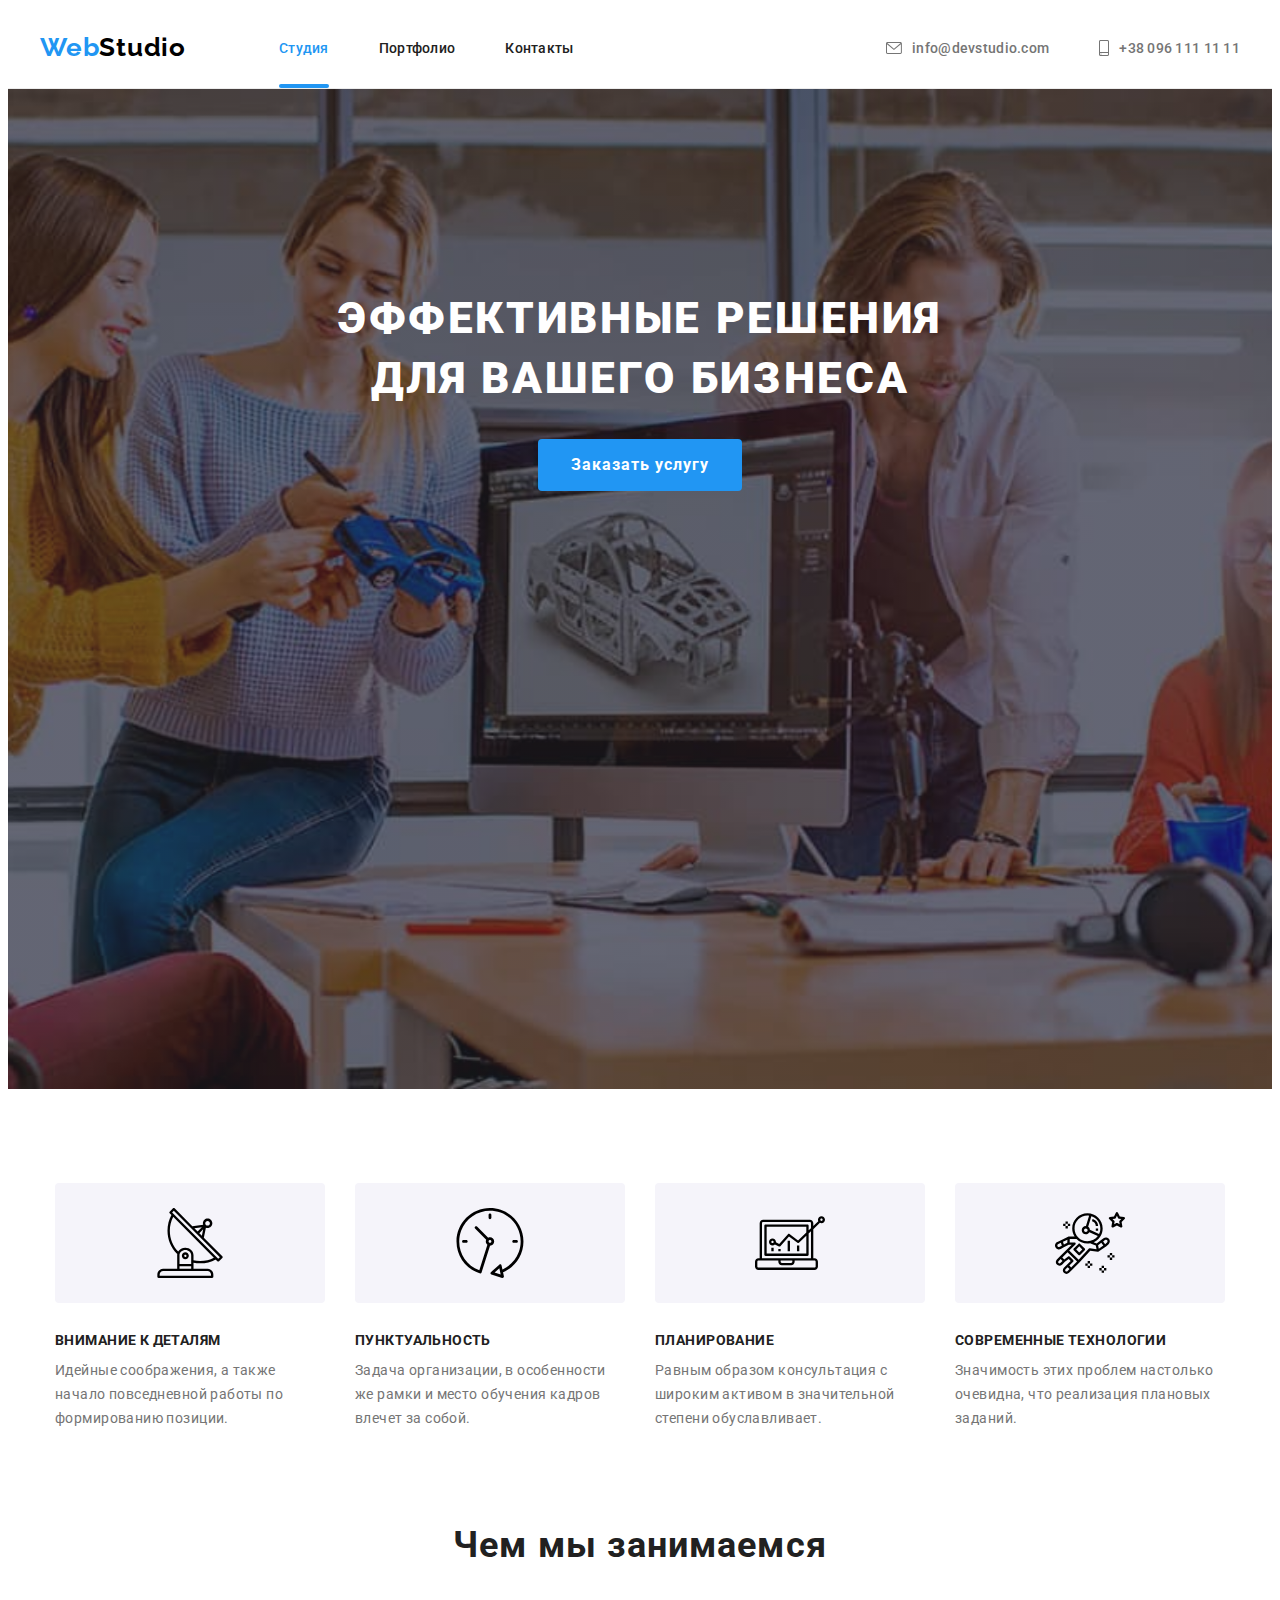
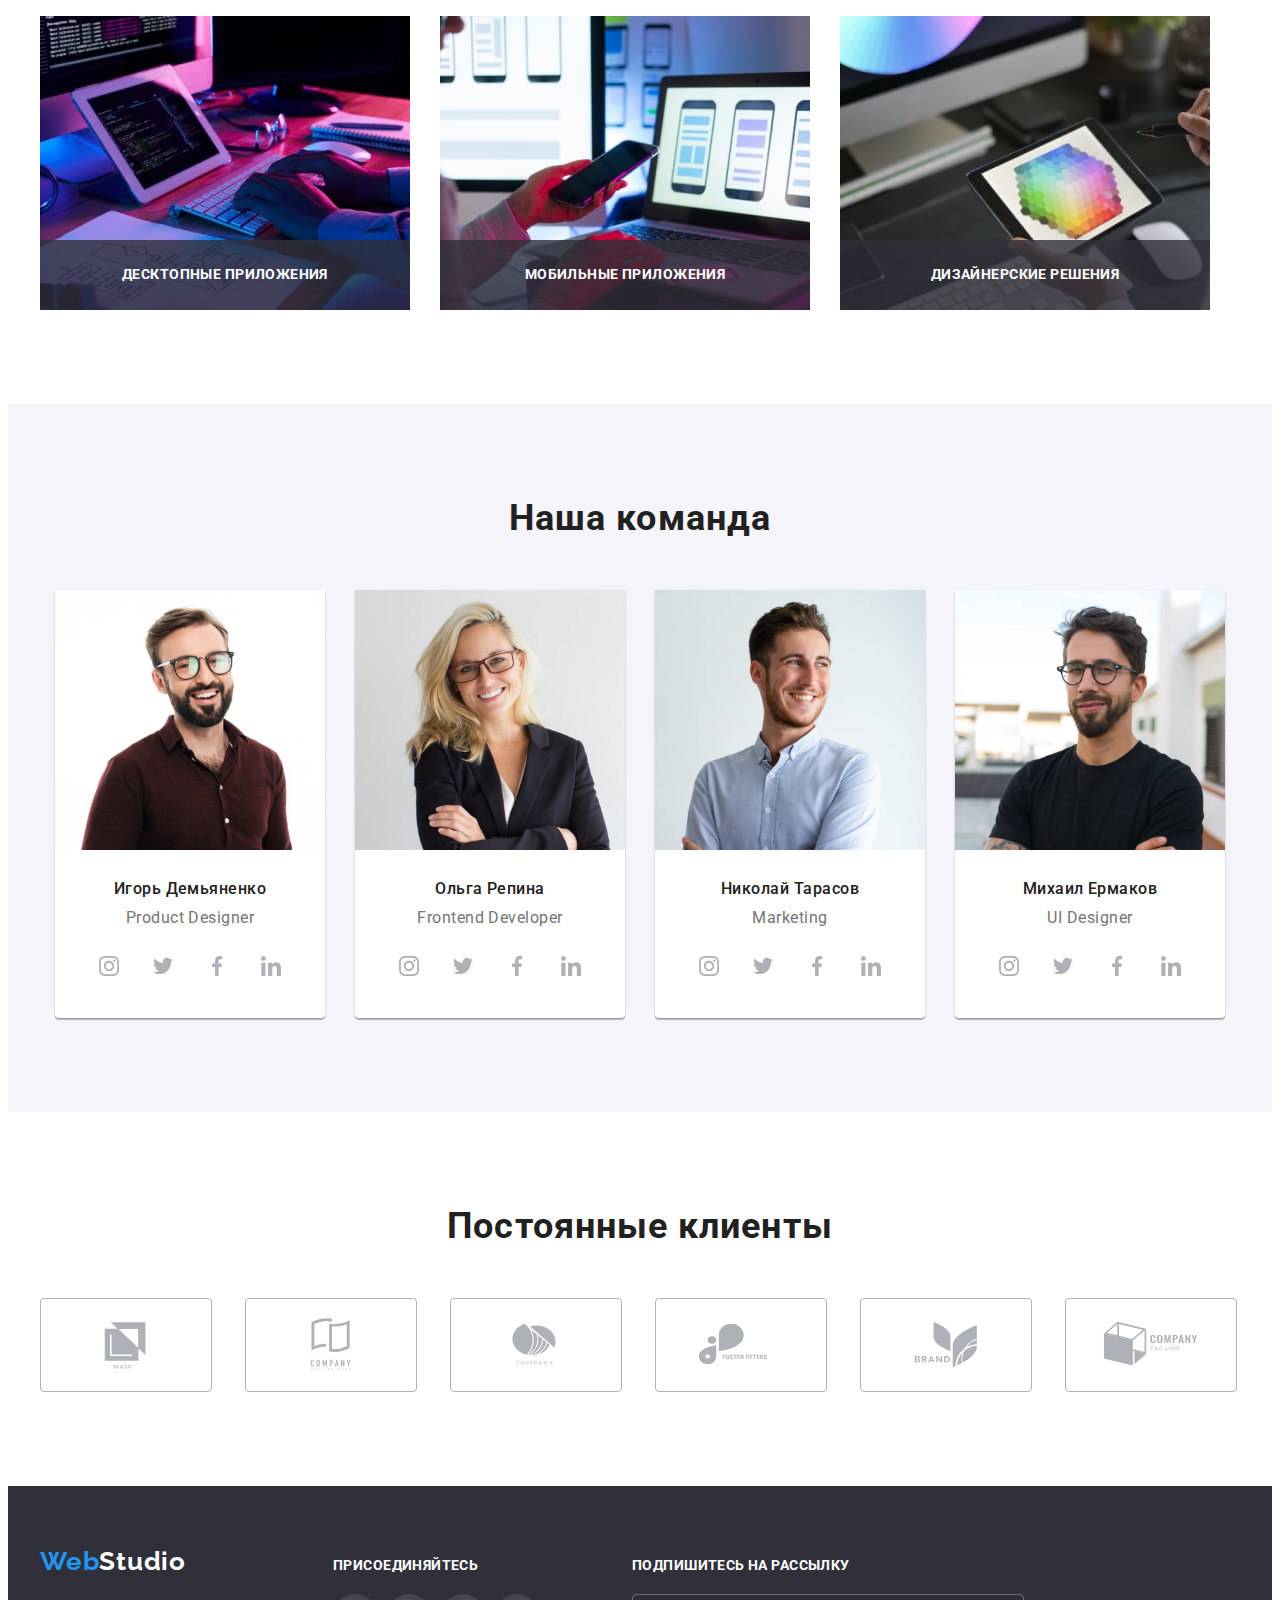
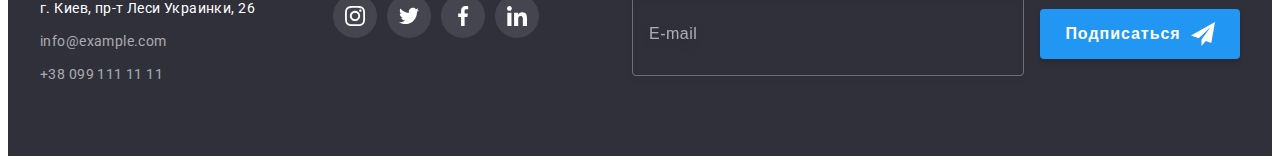
<file: index.html>
<!DOCTYPE html>
<html lang="ru">

<head>
  <meta charset="UTF-8" />
  <meta http-equiv="X-UA-Compatible" content="IE=edge" />
  <meta name="viewport" content="width=device-width, initial-scale=1.0" />
  <link rel="stylesheet" href="https://cdnjs.cloudflare.com/ajax/libs/modern-normalize/1.1.0/modern-normalize.min.css"
    integrity="sha512-wpPYUAdjBVSE4KJnH1VR1HeZfpl1ub8YT/NKx4PuQ5NmX2tKuGu6U/JRp5y+Y8XG2tV+wKQpNHVUX03MfMFn9Q=="
    crossorigin="anonymous" referrerpolicy="no-referrer" />
  <link rel="preconnect" href="https://fonts.googleapis.com">
  <link rel="preconnect" href="https://fonts.gstatic.com" crossorigin>
  <link href="https://fonts.googleapis.com/css2?family=Raleway:wght@700&family=Roboto:wght@400;500;700;900&display=swap"
    rel="stylesheet">


  <link rel="stylesheet" href="./css/main.min.css">
  <title>"Вебстудия"</title>
</head>

<body>
  <header class="header">
    <div class="container header__container">
      <nav class="navigation">
        <a href="" class="logo header__logo link">Web<span class="logo__dark">Studio</span></a>
        <button type="button" class="menu-open-btn">
          <svg class="icon-menu" width="40" height="40">
            <use href="./images/icons.svg#icon-menu"></use>
            <!-- <use class="icon-close" href="./images/icons.svg#icon-close"></use> -->
          </svg></button>
        <ul class="navigation-list list">
          <li class="navigation-list__item"><a href="" class="navigation-list__link link current">Студия</a></li>
          <li class="navigation-list__item"><a href="./portfolio.html" class="navigation-list__link link">Портфолио</a>
          </li>
          <li class="navigation-list__item"><a href="" class="navigation-list__link link">Контакты</a></li>
        </ul>
      </nav>
      <ul class="contact-list list">
        <li class="contact-list__item"><a href="mailto:info@devstudio.com" class="contact-list__link link">
            <svg class="contact-list__icon" width="16" height="12">
              <use href="./images/icons.svg#icon-envelope"></use>
            </svg>info@devstudio.com</a></li>
        <li class="contact-list__item"><a href="tel:+380961111111" class="contact-list__link link">
            <svg class="contact-list__icon" width="10" height="16">
              <use href="./images/icons.svg#icon-smartphone"></use>
            </svg>+38 096 111 11 11</a></li>
      </ul>


      <div class="mob-menu is-hidden">
        <div class="mob-wrap">
          <button type="button" class="menu-close-btn"><svg class="icon-close" width="40" height="40">
              <use href="./images/icons.svg#icon-close"></use>
            </svg></button>
          <ul class="mob-list list">
            <li class="mob-list__item"><a href="" class="mob-list__link link current">Студия</a></li>
            <li class="mob-list__item"><a href="./portfolio.html" class="mob-list__link link">Портфолио</a></li>
            <li class="mob-list__item"><a href="" class="mob-list__link link">Контакты</a></li>
          </ul>
        </div>
        <div class="mob-menu__contacts">
          <ul class="mob-contact-list list">
            <li class="mob-contact-list__item"><a href="tel:+380961111111"
                class="mob-contact-list__link mob-contact-list__link--tel link">
                +38 096 111 11 11</a></li>
            <li class="mob-contact-list__item"><a href="mailto:info@devstudio.com"
                class="mob-contact-list__link mob-contact-list__link--mail link">
                info@devstudio.com</a></li>
          </ul>
          <ul class="mob-soc list">
            <li lang="en" class="mob-soc__item"><a href="" class="mob-soc__link link">Instagram</a></li>
            <li lang="en" class="mob-soc__item"><a href="" class="mob-soc__link link">Twitter</a></li>
            <li lang="en" class="mob-soc__item"><a href="" class="mob-soc__link link">Facebook</a></li>
            <li lang="en" class="mob-soc__item"><a href="" class="mob-soc__link link">LinkedIn</a></li>
          </ul>
        </div>

      </div>
    </div>
  </header>

  <main>
    <section class="hero">
      <div class="container hero-container">
        <h1 class="hero__title">Эффективные решения для вашего бизнеса</h1>
        <button type="button" class="hero__btn" data-modal-open>Заказать услугу</button>
      </div>
    </section>

    <section class="section section--padding-bottom">
      <div class="container">
        <h2 class="visually-hidden">Особенности</h2>
        <ul class="features list">
          <li class="features__item">
            <div class="features__box">
              <svg width="70" height="70">
                <use href="./images/icons.svg#icon-antenna"></use>
              </svg>
            </div>
            <h3 class="features__title">Внимание к деталям</h3>
            <p class="features__text">
              Идейные соображения, а также начало повседневной работы по
              формированию позиции.
            </p>
          </li>
          <li class="features__item">
            <div class="features__box">
              <svg width="70" height="70">
                <use href="./images/icons.svg#icon-clock"></use>
              </svg>
            </div>
            <h3 class="features__title">Пунктуальность</h3>
            <p class="features__text">
              Задача организации, в особенности же рамки и место обучения кадров
              влечет за собой.
            </p>
          </li>
          <li class="features__item">
            <div class="features__box">
              <svg width="70" height="70">
                <use href="./images/icons.svg#icon-diagram"></use>
              </svg>
            </div>
            <h3 class="features__title">Планирование</h3>
            <p class="features__text">
              Равным образом консультация с широким активом в значительной
              степени обуславливает.
            </p>
          </li>
          <li class="features__item">
            <div class="features__box">
              <svg width="70" height="70">
                <use href="./images/icons.svg#icon-astronaut"></use>
              </svg>
            </div>
            <h3 class="features__title">Современные технологии</h3>
            <p class="features__text">
              Значимость этих проблем настолько очевидна, что реализация
              плановых заданий.
            </p>
          </li>
        </ul>
      </div>
    </section>

    <section class="section section--no-padding-top">
      <div class="container section__container">
        <h2 class="section__title">Чем мы занимаемся</h2>
        <ul class="task list">
          <li class="task__item">
            <div class="task__box">
              <img src="./images/img1.jpg" alt="руки на клавиатуре" width="370" />
              <h3 class="task__title">Десктопные приложения</h3>
            </div>
          </li>
          <li class="task__item">
            <div class="task__box">
              <img src="./images/img2.jpg" alt="телефон в руке" width="370" />
              <h3 class="task__title">Мобильные приложения</h3>
            </div>
          </li>
          <li class="task__item">
            <div class="task__box">
              <img src="./images/img3.jpg" alt="планшет в руке" width="370" />
              <h3 class="task__title">Дизайнерские решения</h3>
            </div>
          </li>
        </ul>
      </div>
    </section>

    <section class="section section--other-bakground">
      <div class="container">
        <h2 class="section__title">Наша команда</h2>
        <ul class="team list">
          <li class="team__item">
            <picture>
              <source srcset="
                  ./images/img4.jpg  270w,
                  ./images/team/img1_desk2x.jpg  540w" media="(min-width: 1200px)"
                sizes="(min-width: 1200px) 270px, 25vw">
              <source srcset="
                  ./images/team/img1_tab.jpg 354w,
                  ./images/team/img1_tab2x.jpg 708w" media="(min-width: 768px) and (max-width: 1199px)"
                sizes="(min-width: 768px) 354px, 50vw">
              <source srcset="
                  ./images/team/img1_mob.jpg 450w,
                  ./images/team/img1_mob2x.jpg 900w" media="(max-width: 767px)"
                sizes="(min-width: 480px) 450px, 100vw">
            <img src="./images/img4.jpg" alt="Игорь Демьяненко" width="270" />
            </picture>
            <div class="team-name">
              <h3 class="team-name__title">Игорь Демьяненко</h3>
              <p lang="en" class="team-name__text">Product Designer</p>
              <ul class="soc-list list">
                <li class="soc-list__item">
                  <a href="" class="soc-list__link"><svg class="soc-list__icon" width="20" height="20">
                    <use href="./images/icons.svg#icon-instagram"></use></svg>
                  </a></li>
               <li class="soc-list__item"><a href="" class="soc-list__link">
                    <svg class="soc-list__icon" width="20" height="20">
                      <use href="./images/icons.svg#icon-twitter"></use></svg>
                    </a></li>
                <li class="soc-list__item"><a href="" class="soc-list__link">
                    <svg class="soc-list__icon" width="20" height="20">
                      <use href="./images/icons.svg#icon-facebook"></use></svg>
                  </a></li>
                <li class="soc-list__item"><a href="" class="soc-list__link">
                    <svg class="soc-list__icon" width="20" height="20">
                      <use href="./images/icons.svg#icon-linkedin"></use></svg>
                  </a></li>
              </ul>
            </div>
          </li>
          <li class="team__item">
            <picture>
              <source srcset="
                  ./images/img5.jpg  270w,
                  ./images/team/img2_desk2x.jpg  540w" media="(min-width: 1200px)"
                sizes="(min-width: 1200px) 270px, 25vw">
              <source srcset="
                  ./images/team/img2_tab.jpg 354w,
                  ./images/team/img2_tab2x.jpg 708w" media="(min-width: 768px) and (max-width: 1199px)"
                sizes="(min-width: 768px) 354px, 50vw">
              <source srcset="
                  ./images/team/img2_mob.jpg 450w,
                  ./images/team/img2_mob2x.jpg 900w" media="(max-width: 767px)"
                sizes="(min-width: 480px) 450px, 100vw">
            <img src="./images/img5.jpg" alt="Ольга Репина" width="270" />
            </picture>
            <div class="team-name">
              <h3 class="team-name__title">Ольга Репина</h3>
              <p lang="en" class="team-name__text">Frontend Developer</p>
              <ul class="soc-list list">
                <li class="soc-list__item"><a href="" class="soc-list__link">
                    <svg class="soc-list__icon" width="20" height="20">
                      <use href="./images/icons.svg#icon-instagram"></use></svg>
                      </a></li>
                <li class="soc-list__item"><a href="" class="soc-list__link">
                    <svg class="soc-list__icon" width="20" height="20">
                      <use href="./images/icons.svg#icon-twitter"></use></svg>
                      </a></li>
                <li class="soc-list__item"><a href="" class="soc-list__link">
                    <svg class="soc-list__icon" width="20" height="20">
                      <use href="./images/icons.svg#icon-facebook"></use></svg>
                      </a></li>
                <li class="soc-list__item"><a href="" class="soc-list__link">
                    <svg class="soc-list__icon" width="20" height="20">
                      <use href="./images/icons.svg#icon-linkedin"></use></svg>
                      </a></li>
              </ul>
            </div>
          </li>
          <li class="team__item">
            <picture>
              <source srcset="
                  ./images/img6.jpg  270w,
                  ./images/team/img3_desk2x.jpg  540w" media="(min-width: 1200px)"
                sizes="(min-width: 1200px) 270px, 25vw">
              <source srcset="
                  ./images/team/img3_tab.jpg 354w,
                  ./images/team/img3_tab2x.jpg 708w" media="(min-width: 768px) and (max-width: 1199px)"
                sizes="(min-width: 768px) 354px, 50vw">
              <source srcset="
                  ./images/team/img3_mob.jpg 450w,
                  ./images/team/img3_mob2x.jpg 900w" media="(max-width: 767px)"
                sizes="(min-width: 480px) 450px, 100vw">
            <img src="./images/img6.jpg" alt="Николай Тарасов" width="270" />
            </picture>
            <div class="team-name">
              <h3 class="team-name__title">Николай Тарасов</h3>
              <p lang="en" class="team-name__text">Marketing</p>
              <ul class="soc-list list">
                <li class="soc-list__item"><a href="" class="soc-list__link">
                    <svg class="soc-list__icon" width="20" height="20">
                      <use href="./images/icons.svg#icon-instagram"></use></svg>
                      </a></li>
                <li class="soc-list__item"><a href="" class="soc-list__link">
                    <svg class="soc-list__icon" width="20" height="20">
                      <use href="./images/icons.svg#icon-twitter"></use></svg>
                      </a></li>
                <li class="soc-list__item"><a href="" class="soc-list__link">
                    <svg class="soc-list__icon" width="20" height="20">
                      <use href="./images/icons.svg#icon-facebook"></use></svg>
                      </a></li>
                <li class="soc-list__item"><a href="" class="soc-list__link">
                    <svg class="soc-list__icon" width="20" height="20">
                      <use href="./images/icons.svg#icon-linkedin"></use></svg>
                      </a></li>
              </ul>
            </div>
          </li>
          <li class="team__item">
            <picture>
            <source srcset="
                  ./images/img7.jpg  270w,
                  ./images/team/img4_desk2x.jpg  540w" media="(min-width: 1200px)" sizes="(min-width: 1200px) 270px, 25vw">
            <source srcset="
                  ./images/team/img4_tab.jpg 354w,
                  ./images/team/img4_tab2x.jpg 708w" media="(min-width: 768px) and (max-width: 1199px)" sizes="(min-width: 768px) 354px, 50vw">
            <source srcset="
                  ./images/team/img4_mob.jpg 450w,
                  ./images/team/img4_mob2x.jpg 900w" media="(max-width: 767px)" sizes="(min-width: 480px) 450px, 100vw">
            <img src="./images/img7.jpg" alt="Михаил Ермаков" width="270" />
            </picture>
            <div class="team-name">
              <h3 class="team-name__title">Михаил Ермаков</h3>
              <p lang="en" class="team-name__text">UI Designer</p>
              <ul class="soc-list list">
                <li class="soc-list__item"><a href="" class="soc-list__link">
                    <svg class="soc-list__icon" width="20" height="20">
                      <use href="./images/icons.svg#icon-instagram"></use></svg>
                   </a></li>
                <li class="soc-list__item"><a href="" class="soc-list__link">
                    <svg class="soc-list__icon" width="20" height="20">
                      <use href="./images/icons.svg#icon-twitter"></use></svg>
                      </a></li>
                <li class="soc-list__item"><a href="" class="soc-list__link">
                    <svg class="soc-list__icon" width="20" height="20">
                      <use href="./images/icons.svg#icon-facebook"></use></svg>
                  </a></li>
                <li class="soc-list__item"><a href="" class="soc-list__link">
                    <svg class="soc-list__icon" width="20" height="20">
                      <use href="./images/icons.svg#icon-linkedin"></use></svg>
                  </a></li>
              </ul>
            </div>
          </li>
        </ul>
      </div>
    </section>

    <section class="section">
      <div class="container">
        <h2 class="section__title">Постоянные клиенты</h2>
        <ul class="clients list">
          <li class="clients__item"><a href="" class="clients__link">
              <svg class="clients-icon" width="106" height="60">
                <use href="./images/icons.svg#icon-Logo1"></use></svg>
            </a>
          </li>
          <li class="clients__item"><a href="" class="clients__link">
              <svg class="clients-icon" width="106" height="60">
                <use href="./images/icons.svg#icon-Logo2"></use></svg>
            </a>
          </li>
          <li class="clients__item"><a href="" class="clients__link">
              <svg class="clients-icon" width="106" height="60">
                <use href="./images/icons.svg#icon-Logo3"></use></svg>
            </a>
          </li>
          <li class="clients__item"><a href="" class="clients__link">
              <svg class="clients-icon" width="106" height="60">
                <use href="./images/icons.svg#icon-Logo4"></use></svg>
            </a>
          </li>
          <li class="clients__item"><a href="" class="clients__link">
              <svg class="clients-icon" width="106" height="60">
                <use href="./images/icons.svg#icon-Logo5"></use></svg>
            </a>
          </li>
          <li class="clients__item"><a href="" class="clients__link">
              <svg class="clients-icon" width="106" height="60">
                <use href="./images/icons.svg#icon-Logo6"></use></svg>
            </a>
          </li>
        </ul>
      </div>
    </section>
  </main>

  <footer class="footer">
    <div class="container footer__box">
      <div class="adress-box">
        <a href="" class="logo logo--no-padding link">Web<span class="logo__light">Studio</span></a>
        <address class="footer__adress">
          <ul class="address-list list">
            <li>
              <a href="https://www.google.com/search?client=firefox-b-d&q=%D0%BA%D0%B8%D0%B5%D0%B2+%D1%83%D0%BB%D0%B8%D1%86%D0%B0+%D0%BB%D0%B5%D1%81%D0%B8+%D1%83%D0%BA%D1%80%D0%B0%D0%B8%D0%BD%D0%BA%D0%B8+26+%D0%B3%D1%83%D0%B3%D0%BB+%D0%BA%D0%B0%D1%80%D1%82%D1%8B"
                target="_blank" rel="noopener noreferrer" class="address-list__link link">г. Киев, пр-т Леси Украинки,
                26</a>
            </li>
            <li class="adress-list__contact"><a href="mailto:info@example.com"
                class="adress-list__contact-link link">info@example.com</a></li>
            <li class="adress-list__contact"><a href="tel:+380991111111" class="adress-list__contact-link link">+38 099
                111 11 11</a></li>
          </ul>
        </address>
      </div>
      <div class="soc-box footer__soc-box">
        <h2 class="soc-box__title">ПРИСОЕДИНЯЙТЕСЬ</h2>
        <ul class="soc-list list">
          <li class="soc-list__item"><a href="" class="soc-list__link soc-list__link--color">
              <svg class="soc-list__icon" width="20" height="20">
                <use href="./images/icons.svg#icon-instagram"></use></svg>
            </a></li>
          <li class="soc-list__item"><a href="" class="soc-list__link soc-list__link--color">
              <svg class="soc-list__icon" width="20" height="20">
                <use href="./images/icons.svg#icon-twitter"></use></svg>
            </a></li>
          <li class="soc-list__item"><a href="" class="soc-list__link soc-list__link--color">
              <svg class="soc-list__icon" width="20" height="20">
                <use href="./images/icons.svg#icon-facebook"></use></svg>
            </a></li>
          <li class="soc-list__item"><a href="" class="soc-list__link soc-list__link--color">
              <svg class="soc-list__icon" width="20" height="20">
                <use href="./images/icons.svg#icon-linkedin"></use></svg>
            </a></li>
        </ul>
      </div>
      <div class="subscr footer__subscr">
        <h2 class="subscr__title">Подпишитесь на рассылку</h2>
        <form>
          <label for="email_footer"></label>
          <input type="email" name="email_footer" id="email_footer" class="subscr__input" placeholder="E-mail">
          <button type="submit" class="bth-active subscr__bth-active">Подписаться
            <svg class="bth-active__icon" width="24" height="24">
              <use href="./images/icons.svg#icon-send"></use></svg>
          </button>
        </form>
      </div>
    </div>
  </footer>

  <div class="backdrop is-hidden" data-modal>
    <div class="modal">
      <button type="button" class="close-btn" data-modal-close>
        <svg class="close-btn__icon" width="18" height="18">
          <use href="./images/icons.svg#icon-cross"></use>
        </svg></button>
      <p class="modal__title">Оставьте свои данные, мы вам перезвоним</p>
      <form>
        <div class="form-field modal__form-field">
          <label for="user_name" class="form-field__label">Имя</label>
          <div class="form-field__wrap">
            <input type="text" name="name" class="form-field__input" id="user_name">
            <svg class="form-field__icon" width="18" height="18">
              <use href="./images/icons.svg#icon-person-black"></use>
            </svg>
          </div>
        </div>
        <div class="form-field modal__form-field">
          <label for="tel" class="form-field__label">Телефон</label>
          <div class="form-field__wrap">
            <input type="tel" name="tel" class="form-field__input" id="tel">
            <svg class="form-field__icon" width="18" height="18">
              <use href="./images/icons.svg#icon-phone-black"></use>
            </svg>
          </div>
        </div>
        <div class="form-field modal__form-field">
          <label for="email" class="form-field__label">Почта</label>
          <div class="form-field__wrap">
            <input type="email" name="email" class="form-field__input" id="email">
            <svg class="form-field__icon" width="18" height="18">
              <use href="./images/icons.svg#icon-email-black"></use>
            </svg>
          </div>
        </div>
        <div class="form-field  modal__form-field modal__form-field--comments">
          <label class="form-field__label" for="user-text">Комментарий</label>
          <textarea class="form-field__user-text" name="user-text" id="user-text"
            placeholder="Введите текст"></textarea>
        </div>
        <div class="check-policy modal__check-policy">
          <input type="checkbox" class="check-policy__input visually-hidden" name="policy" id="policy" value="policy">
          <label for="policy" class="check-policy__label">
            <span>
              <svg class="check-policy__icon" width="11" height="8">
                <use href="./images/icons.svg#icon-check"></use>
              </svg>
            </span> Соглашаюсь с рассылкой и принимаю
            <a href="" class="check-policy__dogovor">Условия договора
            </a>
          </label>
        </div>
        <button type="submit" class="bth-submit">Отправить</button>
      </form>
    </div>
  </div>
  <script src="./js/modal.js"></script>
  <script src="./js/menu.js"></script>
</body>

</html>
</file>
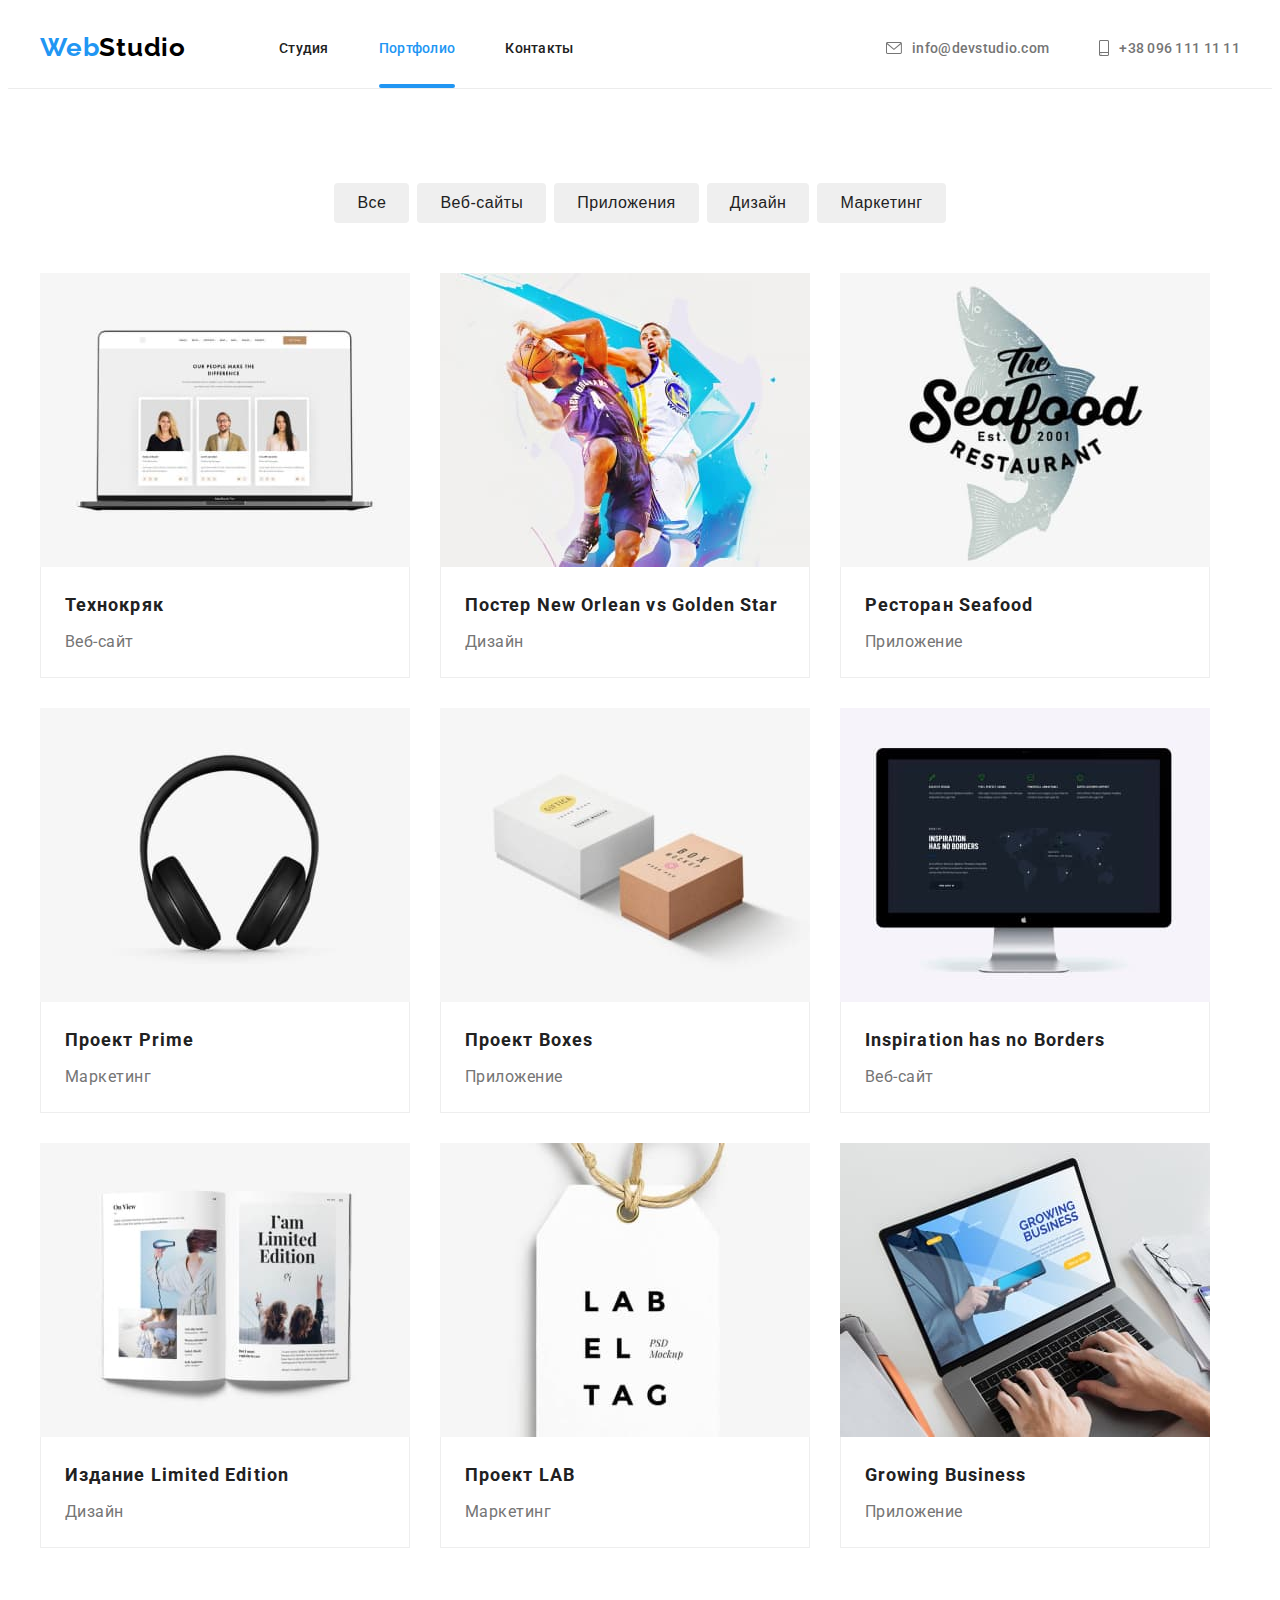
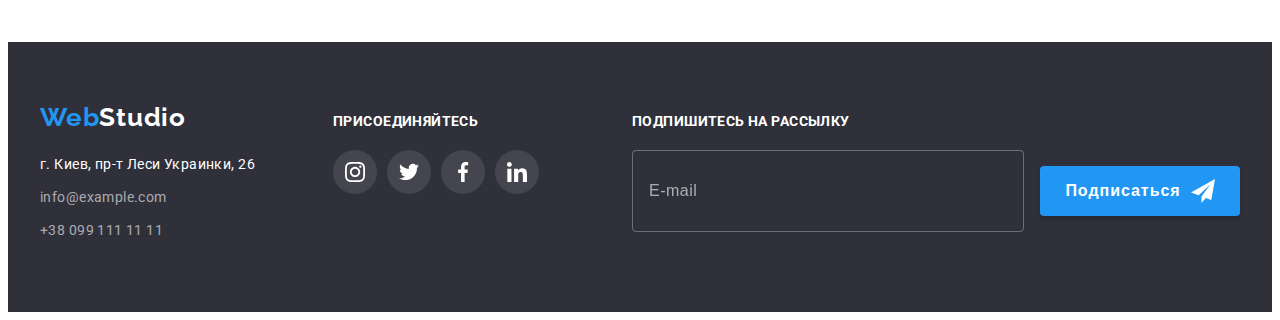
<file: portfolio.html>
<!DOCTYPE html>
<html lang="ru">
  <head>
    <meta charset="UTF-8" />
    <meta http-equiv="X-UA-Compatible" content="IE=edge" />
    <meta name="viewport" content="width=device-width, initial-scale=1.0" />
    <link rel="stylesheet" href="https://cdnjs.cloudflare.com/ajax/libs/modern-normalize/1.1.0/modern-normalize.min.css" integrity="sha512-wpPYUAdjBVSE4KJnH1VR1HeZfpl1ub8YT/NKx4PuQ5NmX2tKuGu6U/JRp5y+Y8XG2tV+wKQpNHVUX03MfMFn9Q==" 
    crossorigin="anonymous" referrerpolicy="no-referrer" />
    <link rel="preconnect" href="https://fonts.googleapis.com">
    <link rel="preconnect" href="https://fonts.gstatic.com" crossorigin>
    <link href="https://fonts.googleapis.com/css2?family=Raleway:wght@700&family=Roboto:wght@400;500;700;900&display=swap"
      rel="stylesheet">
    
    <link rel="stylesheet" href="./css/main.min.css">
    <title>"Вебстудия"</title>
  </head>
  <body>
  <header class="header">
    <div class="container header__container">
      <nav class="navigation">
        <a href="" class="logo header__logo link">Web<span class="logo__dark">Studio</span></a>
        <button type="button" class="menu-open-btn">
          <svg class="icon-menu" width="40" height="40">
            <use href="./images/icons.svg#icon-menu"></use>
            <!-- <use class="icon-close" href="./images/icons.svg#icon-close"></use> -->
          </svg></button>
        <ul class="navigation-list list">
          <li class="navigation-list__item"><a href="./index.html" class="navigation-list__link link">Студия</a></li>
          <li class="navigation-list__item"><a href="" class="navigation-list__link link current">Портфолио</a>
          </li>
          <li class="navigation-list__item"><a href="" class="navigation-list__link link">Контакты</a></li>
        </ul>
      </nav>
      <ul class="contact-list list">
        <li class="contact-list__item"><a href="mailto:info@devstudio.com" class="contact-list__link link">
            <svg class="contact-list__icon" width="16" height="12">
              <use href="./images/icons.svg#icon-envelope"></use>
            </svg>info@devstudio.com</a></li>
        <li class="contact-list__item"><a href="tel:+380961111111" class="contact-list__link link">
            <svg class="contact-list__icon" width="10" height="16">
              <use href="./images/icons.svg#icon-smartphone"></use>
            </svg>+38 096 111 11 11</a></li>
      </ul>
  
  
      <div class="mob-menu is-hidden">
        <div class="mob-wrap">
          <button type="button" class="menu-close-btn"><svg class="icon-close" width="40" height="40">
              <use href="./images/icons.svg#icon-close"></use>
            </svg></button>
          <ul class="mob-list list">
            <li class="mob-list__item"><a href="./index.html" class="mob-list__link link">Студия</a></li>
            <li class="mob-list__item"><a href="" class="mob-list__link link current">Портфолио</a></li>
            <li class="mob-list__item"><a href="" class="mob-list__link link">Контакты</a></li>
          </ul>
        </div>
        <div class="mob-menu__contacts">
          <ul class="mob-contact-list list">
            <li class="mob-contact-list__item"><a href="tel:+380961111111"
                class="mob-contact-list__link mob-contact-list__link--tel link">
                +38 096 111 11 11</a></li>
            <li class="mob-contact-list__item"><a href="mailto:info@devstudio.com"
                class="mob-contact-list__link mob-contact-list__link--mail link">
                info@devstudio.com</a></li>
          </ul>
          <ul class="mob-soc list">
            <li lang="en" class="mob-soc__item"><a href="" class="mob-soc__link link">Instagram</a></li>
            <li lang="en" class="mob-soc__item"><a href="" class="mob-soc__link link">Twitter</a></li>
            <li lang="en" class="mob-soc__item"><a href="" class="mob-soc__link link">Facebook</a></li>
            <li lang="en" class="mob-soc__item"><a href="" class="mob-soc__link link">LinkedIn</a></li>
          </ul>
        </div>
  
      </div>
    </div>
  </header>
    <main>
      <section class="portfolio section">
        <div class="container">
        <h1 class="visually-hidden">Портфолио</h1>
        <ul class="filter-list list">
          <li class="filter-list__btn"><button type="button" class="portfolio-btn current">Все</button></li>
          <li class="filter-list__btn"><button type="button" class="portfolio-btn">Веб-сайты</button></li>
          <li class="filter-list__btn"><button type="button" class="portfolio-btn">Приложения</button></li>
          <li class="filter-list__btn"><button type="button" class="portfolio-btn">Дизайн</button></li>
          <li class="filter-list__btn"><button type="button" class="portfolio-btn">Маркетинг</button></li>
        </ul>
        <ul class="project-list list">
            <li class="project-box project-list__project-box">
              <a href="" class="project-list__link link">
                <div class="project-list__wrap">
                  <picture>
                    <source srcset="
                          ./images/imgPortfol_1.jpg 370w,
                          ./images/portfolio/por1_desk2x.jpg 740w"
                      media="(min-width: 1200px)" sizes="(min-width: 1200px) 370px, 33vw">
                    <source srcset="
                         ./images/portfolio/por1_tab.jpg 354w,
                         ./images/portfolio/por1_tab2x.jpg 708w"
                      media="(min-width: 768px) and (max-width: 1199px)" sizes="(min-width: 768px) 354px, 50vw">
                    <source srcset="
                          ./images/portfolio/por1_mob.jpg 450w,
                          ./images/portfolio/por1_mob2x.jpg  900w"
                      media="(max-width: 767px)" sizes="(min-width: 480px) 450px, 100vw">
                <img src="./images/imgPortfol_1.jpg" alt="" width="370">
                </picture>
                <p class="project-list__cover">Ресурс предлагает комплексные предложения с разным уровнем функционала и сервисов. Все это позволит посетителю получить исчерпывающие сведения о компании или частном лице.</p>
                </div>
                <div class="project-list__name">
                <h2 class="project-list__headline">Технокряк</h2>
                <p class="project-list__title">Веб-сайт</p>
                </div>
              </a>
            </li>
            <li class="project-box project-list__project-box">
              <a href="" class="project-list__link link">
                <div class="project-list__wrap">
                  <picture>
                    <source srcset="
                          ./images/imgPortfol_2.jpg 370w,
                          ./images/portfolio/por2_desk2x.jpg 740w" media="(min-width: 1200px)"
                      sizes="(min-width: 1200px) 370px, 33vw">
                    <source srcset="
                          ./images/portfolio/por2_tab.jpg 354w,
                          ./images/portfolio/por2_tab2x.jpg 708w" media="(min-width: 768px) and (max-width: 1199px)"
                      sizes="(min-width: 768px) 354px, 50vw">
                    <source srcset="
                          ./images/portfolio/por2_mob.jpg 450w,
                          ./images/portfolio/por2_mob2x.jpg  900w" media="(max-width: 767px)"
                      sizes="(min-width: 480px) 450px, 100vw">
                <img src="./images/imgPortfol_2.jpg" alt="" width="370">
                </picture>
                <p class="project-list__cover">Ресурс предлагает комплексные предложения с разным уровнем функционала и сервисов. Все это позволит посетителю получить исчерпывающие сведения о компании или частном лице.</p>
                </div>
                <div class="project-list__name">
                <h2 class="project-list__headline">Постер <span lang="en">New Orlean vs Golden Star</span></h2>
                <p class="project-list__title">Дизайн</p>
                </div>
              </a>
            </li>
            <li class="project-box project-list__project-box">
              <a href="" class="project-list__link link">
                <div class="project-list__wrap">
                  <picture>
                    <source srcset="
                        ./images/imgPortfol_3.jpg 370w,
                        ./images/portfolio/por3_desk2x.jpg 740w" media="(min-width: 1200px)"
                      sizes="(min-width: 1200px) 370px, 33vw">
                    <source srcset="
                        ./images/portfolio/por3_tab.jpg 354w,
                        ./images/portfolio/por3_tab2x.jpg 708w" media="(min-width: 768px) and (max-width: 1199px)"
                      sizes="(min-width: 768px) 354px, 50vw">
                    <source srcset="
                        ./images/portfolio/por3_mob.jpg 450w,
                        ./images/portfolio/por3_mob2x.jpg  900w" media="(max-width: 767px)"
                      sizes="(min-width: 480px) 450px, 100vw">
                <img src="./images/imgPortfol_3.jpg" alt="" width="370">
                </picture>
                <p class="project-list__cover">Ресурс предлагает комплексные предложения с разным уровнем функционала и сервисов. Все это позволит посетителю получить исчерпывающие сведения о компании или частном лице.</p>
                </div>
                <div class="project-list__name">
                <h2 class="project-list__headline">Ресторан <span lang="en">Seafood</span></h2>
                <p class="project-list__title">Приложение</p>
                </div>
              </a>
            </li>
            <li class="project-box project-list__project-box">
              <a href="" class="project-list__link link">
                <div class="project-list__wrap">
                  <picture>
                    <source srcset="
                      ./images/imgPortfol_4.jpg 370w,
                      ./images/portfolio/por4_desk2x.jpg 740w" media="(min-width: 1200px)"
                      sizes="(min-width: 1200px) 370px, 33vw">
                    <source srcset="
                      ./images/portfolio/por4_tab.jpg 354w,
                      ./images/portfolio/por4_tab2x.jpg 708w" media="(min-width: 768px) and (max-width: 1199px)"
                      sizes="(min-width: 768px) 354px, 50vw">
                    <source srcset="
                      ./images/portfolio/por4_mob.jpg 450w,
                      ./images/portfolio/por4_mob2x.jpg  900w" media="(max-width: 767px)"
                      sizes="(min-width: 480px) 450px, 100vw">
                <img src="./images/imgPortfol_4.jpg" alt="" width="370">
                </picture>
                <p class="project-list__cover">Ресурс предлагает комплексные предложения с разным уровнем функционала и сервисов. Все это позволит посетителю получить исчерпывающие сведения о компании или частном лице.</p>
              </div>
                <div class="project-list__name">
                <h2 class="project-list__headline">Проект <span lang="en">Prime</span></h2>
                <p class="project-list__title">Маркетинг</p>
                </div>
              </a>
            </li>
          <li class="project-box project-list__project-box">
            <a href="" class="project-list__link link">
              <div class="project-list__wrap">
                <picture>
                  <source srcset="
                    ./images/imgPortfol_5.jpg 370w,
                    ./images/portfolio/por5_desk2x.jpg 740w" media="(min-width: 1200px)"
                    sizes="(min-width: 1200px) 370px, 33vw">
                  <source srcset="
                    ./images/portfolio/por5_tab.jpg 354w,
                   ./images/portfolio/por5_tab2x.jpg 708w" media="(min-width: 768px) and (max-width: 1199px)"
                    sizes="(min-width: 768px) 354px, 50vw">
                  <source srcset="
                    ./images/portfolio/por5_mob.jpg 450w,
                    ./images/portfolio/por5_mob2x.jpg  900w" media="(max-width: 767px)"
                    sizes="(min-width: 480px) 450px, 100vw">
                <img src="./images/imgPortfol_5.jpg" alt="" width="370">
                </picture>
                <p class="project-list__cover">Ресурс предлагает комплексные предложения с разным уровнем функционала и сервисов.
                  Все это позволит посетителю получить исчерпывающие сведения о компании или частном лице.</p>
              </div>
              <div class="project-list__name">
                <h2 class="project-list__headline">Проект <span lang="en">Boxes</span></h2>
                <p class="project-list__title">Приложение</p>
              </div>
            </a>
          </li>
            <li class="project-box project-list__project-box">
              <a href="" class="project-list__link link">
                <div class="project-list__wrap">
                  <picture>
                    <source srcset="
                      ./images/imgPortfol_6.jpg 370w,
                      ./images/portfolio/por6_desk2x.jpg 740w" media="(min-width: 1200px)"
                      sizes="(min-width: 1200px) 370px, 33vw">
                    <source srcset="
                      ./images/portfolio/por6_tab.jpg 354w,
                      ./images/portfolio/por6_tab2x.jpg 708w" media="(min-width: 768px) and (max-width: 1199px)"
                      sizes="(min-width: 768px) 354px, 50vw">
                    <source srcset="
                      ./images/portfolio/por6_mob.jpg 450w,
                      ./images/portfolio/por6_mob2x.jpg  900w" media="(max-width: 767px)"
                      sizes="(min-width: 480px) 450px, 100vw">
                <img src="./images/imgPortfol_6.jpg" alt="" width="370">
                </picture>
                <p class="project-list__cover">Ресурс предлагает комплексные предложения с разным уровнем функционала и сервисов. Все это позволит посетителю получить исчерпывающие сведения о компании или частном лице.</p>
                </div> 
                <div class="project-list__name">
                <h2 class="project-list__headline">Inspiration has no Borders</h2>
                <p class="project-list__title">Веб-сайт</p>
                </div>
              </a>
            </li>
            <li class="project-box project-list__project-box">
              <a href="" class="project-list__link link">
                <div class="project-list__wrap">
                  <picture>
                    <source srcset="
                      ./images/imgPortfol_7.jpg 370w,
                      ./images/portfolio/por7_desk2x.jpg 740w" media="(min-width: 1200px)"
                      sizes="(min-width: 1200px) 370px, 33vw">
                    <source srcset="
                      ./images/portfolio/por7_desk2x.jpg 354w,
                      ./images/portfolio/por7_tab2x.jpg 708w" media="(min-width: 768px) and (max-width: 1199px)"
                      sizes="(min-width: 768px) 354px, 50vw">
                    <source srcset="
                      ./images/portfolio/por7_mob.jpg 450w,
                      ./images/portfolio/por7_mob2x.jpg  900w" media="(max-width: 767px)"
                      sizes="(min-width: 480px) 450px, 100vw">
                <img src="./images/imgPortfol_7.jpg" alt="" width="370">
                </picture>
                <p class="project-list__cover">Ресурс предлагает комплексные предложения с разным уровнем функционала и сервисов. Все это позволит посетителю получить исчерпывающие сведения о компании или частном лице.</p>
                </div>
                <div class="project-list__name">
                <h2 class="project-list__headline">Издание <span lang="en">Limited Edition</span></h2>
                <p class="project-list__title">Дизайн</p>
                </div>
              </a>
            </li>
            <li class="project-box project-list__project-box">
              <a href="" class="project-list__link link">
                <div class="project-list__wrap">
                  <picture>
                    <source srcset="
                      ./images/imgPortfol_8.jpg 370w,
                      ./images/portfolio/por8_desk2x.jpg 740w" media="(min-width: 1200px)"
                      sizes="(min-width: 1200px) 370px, 33vw">
                    <source srcset="
                      ./images/portfolio/por8_tab.jpg 354w,
                      ./images/portfolio/por8_tab2x.jpg 708w" media="(min-width: 768px) and (max-width: 1199px)"
                      sizes="(min-width: 768px) 354px, 50vw">
                    <source srcset="
                      ./images/portfolio/por8_mob.jpg 450w,
                      ./images/portfolio/por8_mob2x.jpg  900w" media="(max-width: 767px)"
                      sizes="(min-width: 480px) 450px, 100vw">
                <img src="./images/imgPortfol_8.jpg" alt="" width="370">
                </picture>
                <p class="project-list__cover">Ресурс предлагает комплексные предложения с разным уровнем функционала и сервисов. Все это позволит посетителю получить исчерпывающие сведения о компании или частном лице.</p>
                </div>
                <div class="project-list__name">
                <h2 class="project-list__headline">Проект <span lang="en">LAB</span></h2>
                <p class="project-list__title">Маркетинг</p>
                </div>
              </a>
            </li>
            <li class="project-box project-list__project-box">
              <a href="" class="project-list__link link">
                <div class="project-list__wrap">
                  <picture>
                    <source srcset="
                      ./images/imgPortfol_9.jpg 370w,
                      ./images/portfolio/por9_desk2x.jpg 740w" media="(min-width: 1200px)"
                      sizes="(min-width: 1200px) 370px, 33vw">
                    <source srcset="
                      ./images/portfolio/por9_tab.jpg 354w,
                      ./images/portfolio/por9_tab2x.jpg 708w" media="(min-width: 768px) and (max-width: 1199px)"
                      sizes="(min-width: 768px) 354px, 50vw">
                    <source srcset="
                      ./images/portfolio/por9_mob.jpg 450w,
                      ./images/portfolio/por9_mob2x.jpg  900w" media="(max-width: 767px)"
                      sizes="(min-width: 480px) 450px, 100vw">
                <img src="./images/imgPortfol_9.jpg" alt="" width="370">
                </picture>
                <p class="project-list__cover">Ресурс предлагает комплексные предложения с разным уровнем функционала и сервисов. Все это позволит посетителю получить исчерпывающие сведения о компании или частном лице.</p>
              </div>
                <div class="project-list__name">
                <h2 class="project-list__headline">Growing Business</h2>
                <p class="project-list__title">Приложение</p>
                </div>
              </a>
            </li>
        </ul>
      </div>
      </section>
    </main>

    <footer class="footer">
    <div class="container footer__box">
      <div class="adress-box">
        <a href="" class="logo logo--no-padding link">Web<span class="logo__light">Studio</span></a>
        <address class="footer__adress">
          <ul class="address-list list">
            <li>
              <a href="https://www.google.com/search?client=firefox-b-d&q=%D0%BA%D0%B8%D0%B5%D0%B2+%D1%83%D0%BB%D0%B8%D1%86%D0%B0+%D0%BB%D0%B5%D1%81%D0%B8+%D1%83%D0%BA%D1%80%D0%B0%D0%B8%D0%BD%D0%BA%D0%B8+26+%D0%B3%D1%83%D0%B3%D0%BB+%D0%BA%D0%B0%D1%80%D1%82%D1%8B"
                target="_blank" rel="noopener noreferrer" class="address-list__link link">г. Киев, пр-т Леси Украинки,
                26</a>
            </li>
            <li class="adress-list__contact"><a href="mailto:info@example.com"
                class="adress-list__contact-link link">info@example.com</a></li>
            <li class="adress-list__contact"><a href="tel:+380991111111" class="adress-list__contact-link link">+38 099
                111 11 11</a></li>
          </ul>
        </address>
      </div>
      <div class="soc-box footer__soc-box">
        <h2 class="soc-box__title">ПРИСОЕДИНЯЙТЕСЬ</h2>
        <ul class="soc-list list">
          <li class="soc-list__item"><a href="" class="soc-list__link soc-list__link--color">
              <svg class="soc-list__icon" width="20" height="20">
                <use href="./images/icons.svg#icon-instagram"></use></svg>
            </a></li>
          <li class="soc-list__item"><a href="" class="soc-list__link soc-list__link--color">
              <svg class="soc-list__icon" width="20" height="20">
                <use href="./images/icons.svg#icon-twitter"></use></svg>
            </a></li>
          <li class="soc-list__item"><a href="" class="soc-list__link soc-list__link--color">
              <svg class="soc-list__icon" width="20" height="20">
                <use href="./images/icons.svg#icon-facebook"></use></svg>
            </a></li>
          <li class="soc-list__item"><a href="" class="soc-list__link soc-list__link--color">
              <svg class="soc-list__icon" width="20" height="20">
                <use href="./images/icons.svg#icon-linkedin"></use></svg>
            </a></li>
        </ul>
      </div>
      <div class="subscr footer__subscr">
        <h2 class="subscr__title">Подпишитесь на рассылку</h2>
        <form>
          <label for="email_footer"></label>
          <input type="email" name="email_footer" id="email_footer" class="subscr__input" placeholder="E-mail">
          <button type="submit" class="bth-active subscr__bth-active">Подписаться
            <svg class="bth-active__icon" width="24" height="24">
              <use href="./images/icons.svg#icon-send"></use></svg>
          </button>
        </form>
      </div>
    </div>
    </footer>
    <script src="./js/menu.js"></script>
  </body>
</html>
</file>
<file: css/main.min.css>
:root{--header-color: #ffffff;--background-color: #2F303A;--headline-color: #212121;--title-color: #757575;--accent-color: #2196f3;--tipical-margin: 10px;--tipical-padding: 94px}h1,h2,h3,h4,h5,h6,p{margin:0}ul,ol{padding-left:0;margin:0}img{display:block;width:100%;height:auto}body{color:var(--headline-color);font-family:Roboto,sans-serif}.link{text-decoration:none}.list{list-style:none}@media screen and (max-width: 1199px){.section{padding-top:60px;padding-bottom:60px}}@media screen and (min-width: 1200px){.section{padding-top:var(--tipical-padding);padding-bottom:var(--tipical-padding)}}.visually-hidden{position:absolute;white-space:nowrap;width:1px;height:1px;overflow:hidden;border:0;padding:0;clip:rect(0 0 0 0);clip-path:inset(50%);margin:-1px}.container{width:100%;padding-left:15px;padding-right:15px;margin:0 auto}@media screen and (min-width: 480px){.container{max-width:480px}}@media screen and (min-width: 768px){.container{max-width:768px}}@media screen and (min-width: 1200px){.container{max-width:1200px;margin:0 auto}}.logo{font-family:"Raleway",sans-serif;font-weight:700;font-size:26px;line-height:1.19;letter-spacing:.03em;color:var(--accent-color);padding-top:16px;padding-bottom:16px}@media screen and (min-width: 768px){.logo{padding-top:26px;padding-bottom:26px}}@media screen and (min-width: 1200px){.logo{padding-top:24px;padding-bottom:25px}}.logo--no-padding{padding-top:0;padding-bottom:0}@media screen and (min-width: 768px){.header__logo{margin-right:93px}}.logo__dark{color:#000}.logo__light{color:var(--header-color)}.hero__btn{background-color:var(--accent-color);font-family:inherit;font-weight:700;font-size:16px;line-height:1.88;display:flex;text-align:center;letter-spacing:.06em;color:var(--header-color);cursor:pointer;min-width:136px;margin-left:auto;margin-right:auto;padding:10px 32px;border-radius:4px;border:1px solid rgba(0,0,0,0);transition:background-color 250ms cubic-bezier(0.4, 0, 0.2, 1)}.hero__btn:hover,.hero__btn:focus{background-color:#188ce8}.bth-active{display:inline-flex;justify-content:center;align-items:center;margin:auto;border-radius:4px;border:1px solid rgba(0,0,0,0);width:200px;height:50px;font-weight:700;font-size:16px;line-height:1.88;text-align:center;letter-spacing:.06em;color:var(--header-color);cursor:pointer;background-color:var(--accent-color);box-shadow:0px 4px 4px rgba(0,0,0,.15);transition:background-color 250ms cubic-bezier(0.4, 0, 0.2, 1)}@media screen and (min-width: 768px)and (max-width: 1199px){.bth-active{display:block}}@media screen and (min-width: 1200px){.subscr__bth-active{display:inline-flex;justify-content:center;align-items:center;margin-left:12px}}.subscr__bth-active:hover,.subscr__bth-active:focus{background-color:#188ce8}.bth-active__icon{margin-left:10px;fill:var(--header-color)}.section__title{margin-bottom:30px;font-size:28px;line-height:1.18;text-align:center;letter-spacing:.03em;color:var(--headline-color)}@media screen and (min-width: 1200px){.section__title{margin-bottom:50px;font-size:36px;line-height:1.16}}.backdrop{position:fixed;width:100%;height:100%;top:0;background-color:rgba(0,0,0,.2);transition:opacity 500ms,visibility 500ms;overflow-y:scroll}.is-hidden{opacity:0;pointer-events:none;visibility:hidden}.modal{width:auto;min-height:auto;background-color:var(--header-color);box-shadow:0px 1px 3px rgba(0,0,0,.12),0px 1px 1px rgba(0,0,0,.14),0px 2px 1px rgba(0,0,0,.2);border-radius:4px;padding:40px;position:absolute;top:50%;left:50%;transform:translate(-50%, -50%)}@media screen and (min-width: 480px){.modal{width:450px}}@media screen and (min-width: 1200px){.modal{width:528px;min-height:581px}}.modal__title{font-weight:700;font-size:20px;line-height:1.15;text-align:center;letter-spacing:.03em;color:var(--headline-color);margin-bottom:12px}.form-field{display:flex;flex-direction:column}.modal__form-field{margin-bottom:10px}.close-btn{position:absolute;top:8px;right:8px;width:30px;height:30px;border-radius:50%;background-color:var(--header-color);border:1px solid rgba(0,0,0,.1);cursor:pointer}.close-btn__icon{fill:#000;transition:fill 250ms cubic-bezier(0.4, 0, 0.2, 1)}.close-btn__icon:hover,.close-btn__icon:focus{fill:var(--accent-color)}.form-field__label{font-weight:400;font-size:12px;line-height:1.17;letter-spacing:.01em;color:#757575;margin-bottom:4px}.form-field__input{width:100%;height:40px;border:1px solid rgba(33,33,33,.2);border-radius:4px;padding-left:30px;transition:border-color 250ms cubic-bezier(0.4, 0, 0.2, 1)}.form-field__input:hover,.form-field__input:focus{border-color:var(--accent-color)}.form-field__wrap{position:relative}.form-field__icon{position:absolute;left:10px;top:50%;transform:translateY(-50%);transition:fill 250ms cubic-bezier(0.4, 0, 0.2, 1)}.form-field__input:hover+.form-field__icon,.form-field__input:focus+.form-field__icon{fill:var(--accent-color)}.modal__form-field--comments{margin-bottom:20px}.form-field__user-text{width:100%;height:120px;border:1px solid rgba(33,33,33,.2);border-radius:4px;padding:12px 16px;resize:none;transition:border-color 250ms cubic-bezier(0.4, 0, 0.2, 1)}.form-field__user-text::placeholder{font-weight:400;font-size:12px;line-height:1.17;letter-spacing:.01em;color:rgba(117,117,117,.5)}.form-field__user-text:hover,.form-field__user-text:focus{border-color:var(--accent-color)}.modal__check-policy{margin-bottom:30px}.check-policy__label{display:flex;font-weight:400;font-size:14px;line-height:1.71;letter-spacing:.03em;color:#757575;justify-content:center;align-items:center}.check-policy__label span{width:16px;height:15px;border:2px solid #000;border-radius:3px;margin-right:5px;display:flex;align-items:center;justify-content:center}.check-policy__input:checked+.check-policy__label span{background-color:var(--accent-color);border:none}.check-policy__input{content:"";background:#212121}.check-policy__icon{fill:rgba(0,0,0,0)}.check-policy__input:checked+.check-policy__label .check-policy__icon{fill:#eee}.check-policy__dogovor{color:var(--accent-color);margin-left:5px}.bth-submit{display:block;width:200px;height:50px;margin-left:auto;margin-right:auto;font-weight:700;font-size:16px;line-height:1.88;align-items:center;text-align:center;letter-spacing:.06em;color:#fff;background-color:var(--accent-color);box-shadow:0px 4px 4px rgba(0,0,0,.15);border:rgba(0,0,0,0);border-radius:4px;cursor:pointer;transition:background-color 250ms cubic-bezier(0.4, 0, 0.2, 1)}.bth-submit:hover,.bth-submit:focus{background-color:#188ce8}.header{border-bottom:1px solid #ececec}@media(min-width: 768px){.header .container{display:flex}}@media(min-width: 768px)and (max-width: 1199px){.header .container{align-items:center}}.header__container{position:relative}.navigation{display:flex;align-items:center}.navigation-list{display:none}@media(min-width: 768px){.navigation-list{display:flex}}@media(min-width: 768px){.navigation-list__item:not(:last-child){margin-right:50px}}@media(min-width: 768px){.navigation-list__link{font-weight:500;font-size:14px;line-height:1.33;letter-spacing:.02em;color:var(--headline-color);position:relative;transition:color 250ms cubic-bezier(0.4, 0, 0.2, 1)}.navigation-list__link.current::after{position:absolute;content:"";width:100%;height:4px;left:0;bottom:-32px;background-color:var(--accent-color);border-radius:2px}.navigation-list__link:hover,.navigation-list__link:focus{color:var(--accent-color)}.navigation-list__link.link.current{color:var(--accent-color)}}.contact-list{display:none}@media(min-width: 768px){.contact-list{display:block;margin-left:auto;align-items:center}}@media(min-width: 1200px){.contact-list{display:flex}}@media(min-width: 768px)and (max-width: 1199px){.contact-list__item{margin-bottom:0}}@media(min-width: 1200px){.contact-list__item+.contact-list__item{margin-left:50px}}@media(min-width: 768px){.contact-list__icon{display:inline-block;align-items:center;margin-right:10px}}@media(min-width: 768px){.contact-list__link{font-weight:500;font-size:14px;line-height:1.33;letter-spacing:.02em;color:var(--title-color);fill:var(--title-color);display:flex;align-items:center;transition:color 250ms cubic-bezier(0.4, 0, 0.2, 1),fill 250ms cubic-bezier(0.4, 0, 0.2, 1)}.contact-list__link:hover,.contact-list__link:focus{color:var(--accent-color);fill:var(--accent-color)}}.filter-list{display:flex;flex-wrap:wrap;margin-bottom:40px}@media screen and (min-width: 768px){.filter-list{margin-bottom:30px;justify-content:center;align-items:center}}@media screen and (min-width: 1200px){.filter-list{margin-bottom:50px}}.filter-list__btn{display:flex;flex-wrap:wrap;margin-right:8px;margin-bottom:15px}.filter-list__btn:last-child{margin-right:0}@media screen and (min-width: 480px)and (max-width: 767px){.filter-list__btn:nth-last-child(-n+2){margin-bottom:0}}@media screen and (min-width: 768px){.filter-list__btn{margin-bottom:0}}.portfolio-btn{padding:6px 22px;border-radius:4px;border:1px solid rgba(0,0,0,0);min-width:73px;font-weight:500;font-size:16px;line-height:1.62;text-align:center;letter-spacing:.03em;color:var(--headline-color);cursor:pointer;transition:background-color 250ms cubic-bezier(0.4, 0, 0.2, 1),color 250ms cubic-bezier(0.4, 0, 0.2, 1),box-shadow 250ms cubic-bezier(0.4, 0, 0.2, 1)}.portfolio-btn:hover,.portfolio-btn:focus{color:var(--header-color);background-color:var(--accent-color);box-shadow:0px 3px 1px rgba(0,0,0,.1),0px 1px 2px rgba(0,0,0,.08),0px 2px 2px rgba(0,0,0,.12)}@media screen and (min-width: 768px){.project-list{display:flex;flex-wrap:wrap}}.project-list__project-box{width:100%}.project-list__project-box:not(:last-child){margin-bottom:30px}@media screen and (min-width: 768px)and (max-width: 1199px){.project-list__project-box{margin-right:30px;width:calc((100% - 30px)/2)}.project-list__project-box:nth-child(2n){margin-right:0}.project-list__project-box:nth-last-child{margin-bottom:0}}@media screen and (min-width: 1200px){.project-list__project-box{width:370px;margin-right:30px}.project-list__project-box:nth-child(3n){margin-right:0}.project-list__project-box:nth-last-child(-n+3){margin-bottom:0}}.project-list__link{display:block;transition:box-shadow 250ms cubic-bezier(0.4, 0, 0.2, 1)}.project-list__link:hover,.project-list__link:focus{box-shadow:0px 1px 1px rgba(0,0,0,.12),0px 4px 4px rgba(0,0,0,.06),1px 4px 6px rgba(0,0,0,.16)}@media screen and (min-width: 768px)and (max-width: 1199px){.project-list__link{display:flex;flex-direction:column;height:100%}}.project-list__wrap{position:relative;overflow:hidden}@media screen and (min-width: 768px)and (max-width: 1199px){.project-list__wrap{flex-grow:1}}.project-list__cover{position:absolute;top:0;background-color:rgba(33,150,243,.9);font-size:18px;line-height:1.56;letter-spacing:.03em;color:var(--header-color);padding:63px 24px;height:100%;transform:translateY(100%);transition:transform 250ms cubic-bezier(0.4, 0, 0.2, 1)}.project-box:hover .project-list__cover,.project-box:focus .project-list__cover{transform:translateY(0%)}@media screen and (min-width: 768px)and (max-width: 1199px){.project-box{display:flex;border-top:none}}.project-list__name{box-sizing:border-box;padding:20px 24px;border:1px solid #eee;border-top:none}@media screen and (min-width: 768px)and (max-width: 1199px){.project-list__name{flex-grow:1}}.project-list__headline{font-size:18px;line-height:2;letter-spacing:.06em;color:var(--headline-color)}.project-list__title{margin-top:4px;font-size:16px;line-height:1.88;letter-spacing:.03em;color:var(--title-color)}.mob-menu{display:flex;position:fixed;top:0;left:0;width:100vw;height:100vh;padding:21px 21px 48px 40px;flex-direction:column;justify-content:space-between;overflow-y:auto;z-index:1;background-color:var(--header-color);box-shadow:0px 4px 8px rgba(0,0,0,.04),0px 2px 4px rgba(0,0,0,.08),0px 1px 3px rgba(0,0,0,.16)}@media(min-width: 768px){.mob-menu{display:none}}.mob-wrap{display:block}.menu-open-btn,.menu-close-btn{display:block;margin-left:auto;padding:0;border:0;background-color:rgba(0,0,0,0);cursor:pointer}@media(min-width: 768px){.menu-open-btn,.menu-close-btn{display:none}}.icon-menu:hover,.icon-menu:focus{fill:#188ce8}.icon-close:hover,.icon-close:focus{fill:#188ce8}.mob-list{display:flex;flex-direction:column;top:0;font-weight:500;font-size:40px;line-height:1.17;letter-spacing:.02em}.mob-list__item{position:relative}.mob-list__item:not(:last-child){margin-bottom:32px}.mob-list__link{display:block;color:var(--headline-color);cursor:pointer;transition-property:color;transition-duration:250ms;transition-timing-function:cubic-bezier(0.4, 0, 0.2, 1)}.mob-list__link:hover,.mob-list__link:focus{color:var(--accent-color)}.mob-list__link.current{color:var(--accent-color)}.mob-contact-list{margin-bottom:64px;font-weight:500;font-size:14px;line-height:1.14;letter-spacing:.02em;align-items:center}.mob-contact-list__item:not(:last-child){margin-bottom:32px}.mob-contact-list__link{color:var(--title-color);fill:var(--title-color);transition-property:fill,color;transition-duration:250ms;transition-timing-function:cubic-bezier(0.4, 0, 0.2, 1)}.mob-contact-list__link:hover,.mob-contact-list__link:focus{color:var(--accent-color);fill:var(--accent-color)}.mob-contact-list__link--tel{font-weight:500;font-size:34px;line-height:1.17;letter-spacing:.02em;color:var(--accent-color)}.mob-contact-list__link--mail{font-weight:500;font-size:24px;line-height:1.16;letter-spacing:.02em;color:var(--title-color)}.mob-soc{display:flex;flex-wrap:wrap}.mob-soc__item:not(:first-child){padding-left:10px}.mob-soc__item:not(:last-child){padding-right:10px;border-right:1px solid rgba(33,33,33,.2)}.mob-soc__link{font-weight:500;font-size:18px;line-height:1.22;letter-spacing:.02em;color:var(--accent-color)}.no-scroll{overflow:hidden}.hero{padding-top:118px;padding-bottom:118px;margin:0 auto;width:100%;max-width:1600px;background-color:var(--background-color);background-image:linear-gradient(to right, rgba(47, 48, 58, 0.4), rgba(47, 48, 58, 0.4)),url(../images/Hero_mob.jpg);background-position:center;background-repeat:no-repeat;background-size:cover}@media(min-device-pixel-ratio: 2),(min-resolution: 192dpi),(min-resolution: 2dppx){.hero{background-image:linear-gradient(to right, rgba(47, 48, 58, 0.4), rgba(47, 48, 58, 0.4)),url(../images/Hero_mob2x.jpg)}}@media screen and (min-width: 768px){.hero{background-image:linear-gradient(to right, rgba(47, 48, 58, 0.4), rgba(47, 48, 58, 0.4)),url(../images/Hero_tab.jpg)}}@media screen and (min-width: 768px)and (min-device-pixel-ratio: 2),screen and (min-width: 768px)and (min-resolution: 192dpi),screen and (min-width: 768px)and (min-resolution: 2dppx){.hero{background-image:linear-gradient(to right, rgba(47, 48, 58, 0.4), rgba(47, 48, 58, 0.4)),url(../images/Hero_tab2x.jpg)}}@media screen and (min-width: 1200px){.hero{padding:200px 0;height:600px;background-image:linear-gradient(to right, rgba(47, 48, 58, 0.4), rgba(47, 48, 58, 0.4)),url(../images/img-hero.jpg)}}@media screen and (min-width: 1200px)and (min-device-pixel-ratio: 2),screen and (min-width: 1200px)and (min-resolution: 192dpi),screen and (min-width: 1200px)and (min-resolution: 2dppx){.hero{background-image:linear-gradient(to right, rgba(47, 48, 58, 0.4), rgba(47, 48, 58, 0.4)),url(../images/hero_des2x.jpg)}}@media screen and (min-width: 480px){.hero__container{padding-left:60px;padding-right:60px}}.hero__title{font-weight:900;font-size:26px;line-height:1.62;letter-spacing:.06em;text-align:center;text-transform:uppercase;color:var(--header-color);margin-left:auto;margin-right:auto;margin-bottom:30px}@media screen and (min-width: 480px){.hero__title{max-width:360px}}@media screen and (min-width: 1200px){.hero__title{font-size:44px;line-height:1.36;max-width:696px}}@media screen and (min-width: 768px)and (max-width: 1199px){.section--padding-bottom{padding-bottom:60px}}@media screen and (min-width: 768px){.features{display:flex;flex-wrap:wrap;justify-content:center}}.features__item{margin-bottom:30px}.features__item:nth-child(4n){margin-bottom:0}@media screen and (min-width: 768px)and (max-width: 1199px){.features__item{width:calc((100% - 30px)/2);margin-right:30px}.features__item:nth-child(2n){margin-right:0}.features__item:nth-last-child(-n+2){margin-bottom:0}}@media screen and (min-width: 1200px){.features__item{width:270px;margin-right:30px;margin-bottom:0}.features__item:nth-child(4n){margin-right:0}}.features__box{display:flex;justify-content:center;align-items:center;background-color:#f5f4fa;width:100%;height:120px;border-radius:4px;margin-bottom:30px}@media screen and (min-width: 1200px){.features__box{width:270px}}.features__title{font-size:14px;line-height:1.14;letter-spacing:.03em;text-transform:uppercase;color:var(--headline-color);margin-bottom:var(--tipical-margin)}@media screen and (max-width: 767px){.features__title{text-align:center}}.features__text{font-size:14px;line-height:1.71;letter-spacing:.03em;color:var(--title-color)}@media screen and (max-width: 1199px){.section__container{display:none}}@media screen and (min-width: 1200px){.task{display:flex}}@media screen and (max-width: 1199px){.section--no-padding-top{padding:0}}@media screen and (min-width: 1200px){.section--no-padding-top{padding-top:0px}}@media screen and (min-width: 1200px){.task__item+.task__item{margin-left:30px}.task__item:last-child{margin-right:0}}@media screen and (min-width: 1200px){.task__box{display:flex;position:relative}}@media screen and (min-width: 1200px){.task__title{position:absolute;display:flex;align-items:center;justify-content:center;width:100%;min-height:70px;left:0;bottom:0;font-size:14px;line-height:1.14;text-align:center;letter-spacing:.03em;text-transform:uppercase;color:var(--header-color);background-color:rgba(47,48,58,.8)}}.section--other-bakground{background-color:#f5f4fa}@media screen and (min-width: 768px){.team{display:flex;flex-wrap:wrap;justify-content:center}}.team__item{background-color:#fff;margin-bottom:30px;box-shadow:0px 1px 3px rgba(0,0,0,.12),0px 1px 1px rgba(0,0,0,.14),0px 2px 1px rgba(0,0,0,.2);border-radius:0px 0px 4px 4px}.team__item:nth-child(4n){margin-bottom:0}@media screen and (min-width: 768px)and (max-width: 1199px){.team__item{width:calc((100% - 30px)/2);margin-right:30px}.team__item:nth-child(2n){margin-right:0}.team__item:nth-last-child(-n+2){margin-bottom:0}}@media screen and (min-width: 1200px){.team__item{width:270px;margin-right:30px;margin-bottom:0}.team__item:nth-child(4n){margin-right:0}}.team-name{padding-top:30px;padding-bottom:24px}@media screen and (min-width: 1200px){.team-name{padding-bottom:30px}}.team-name__title{font-weight:500;font-size:16px;line-height:1.18;text-align:center;letter-spacing:.03em;color:var(--headline-color);margin-bottom:var(--tipical-margin)}.team-name__text{font-size:16px;line-height:1.18;text-align:center;letter-spacing:.03em;color:var(--title-color);margin-bottom:16px}.soc-list{display:flex;justify-content:center}.soc-list__link{display:flex;width:44px;height:44px;justify-content:center;align-items:center;background-color:#fff;border-radius:50%;fill:#afb1b8;transition:background-color 250ms cubic-bezier(0.4, 0, 0.2, 1),fill 250ms cubic-bezier(0.4, 0, 0.2, 1)}.soc-list__link:hover,.soc-list__link:focus{background-color:var(--accent-color);fill:#fff}.soc-list__item+.soc-list__item{margin-left:10px}.clients{display:flex;flex-wrap:wrap;justify-content:center}.clients__item{margin-right:30px;margin-bottom:30px;flex-grow:1}@media screen and (max-width: 767px){.clients__item{width:calc((100% - 30px)/2)}.clients__item:nth-child(2n){margin-right:0}.clients__item:nth-last-child(-n+2){margin-bottom:0}}@media screen and (min-width: 768px)and (max-width: 1199px){.clients__item{width:calc((100% - 90px)/3)}.clients__item:nth-child(3n){margin-right:0}.clients__item:nth-last-child(-n+3){margin-bottom:0}}@media screen and (min-width: 1200px){.clients__item{margin-bottom:0}.clients__item:nth-child(6n){margin-right:0}}.clients__link{display:flex;justify-content:center;align-items:center;width:100%;height:92px;border:1px solid #afb1b8;border-radius:4px;fill:#afb1b8;transition:border-color 250ms cubic-bezier(0.4, 0, 0.2, 1),fill 250ms cubic-bezier(0.4, 0, 0.2, 1)}.clients__link:hover,.clients__link:focus{border-color:var(--accent-color);fill:var(--accent-color)}@media screen and (min-width: 1200px){.clients__link{width:170px}}.footer{background-color:var(--background-color);padding-top:60px;padding-bottom:60px}@media screen and (max-width: 1200px){.footer{text-align:center}}.footer__adress{margin-top:20px}@media screen and (min-width: 768px)and (max-width: 1199px){.footer__box{flex-wrap:wrap;justify-content:space-around}}@media screen and (min-width: 768px){.footer__box{display:flex;align-items:baseline}}@media screen and (min-width: 1200px){.adress-box{margin-bottom:0;margin-right:70px;flex-grow:1}}.adress-list__contact{margin-top:9px}.address-list__link{font-style:normal;font-size:14px;line-height:1.71;letter-spacing:.03em;color:var(--header-color);transition:color 250ms cubic-bezier(0.4, 0, 0.2, 1)}.address-list__link:hover,.address-list__link:focus{color:var(--accent-color)}.adress-list__contact-link{font-style:normal;font-size:14px;line-height:1.71;letter-spacing:.03em;color:rgba(255,255,255,.6);transition:color 250ms cubic-bezier(0.4, 0, 0.2, 1)}.adress-list__contact-link:hover,.adress-list__contact-link:focus{color:var(--accent-color)}@media screen and (max-width: 768px){.footer__soc-box{margin-bottom:60px;margin-top:60px}}.soc-box__title{margin-bottom:20px;font-weight:700;font-size:14px;line-height:1.14;letter-spacing:.03em;text-transform:uppercase;color:var(--header-color)}.soc-list__link--color{background-color:rgba(255,255,255,.1);fill:var(--header-color);transition:background-color 250ms cubic-bezier(0.4, 0, 0.2, 1)}@media screen and (min-width: 768px)and (max-width: 1199px){.footer__subscr{display:block;justify-content:center;align-items:center;margin-top:60px}}@media screen and (min-width: 1200px){.footer__subscr{margin-left:93px}}.subscr__title{font-weight:700;font-size:14px;line-height:1.14;letter-spacing:.03em;text-transform:uppercase;color:#fff;margin-bottom:20px}.subscr__input{width:100%;height:50px;border:1px solid rgba(255,255,255,.3);filter:drop-shadow(0px 4px 4px rgba(0, 0, 0, 0.15));border-radius:4px;color:#fff;padding-left:15px;padding-right:15px;margin-bottom:20px;background-color:rgba(0,0,0,0)}@media screen and (min-width: 480px)and (max-width: 1199px){.subscr__input{width:450px}}@media screen and (min-width: 1200px){.subscr__input{width:358px;padding:15px 16px}}.subscr__input::placeholder{font-weight:400;font-size:16px;line-height:1.25;letter-spacing:.03em;color:rgba(255,255,255,.6)}/*# sourceMappingURL=main.min.css.map */
</file>
